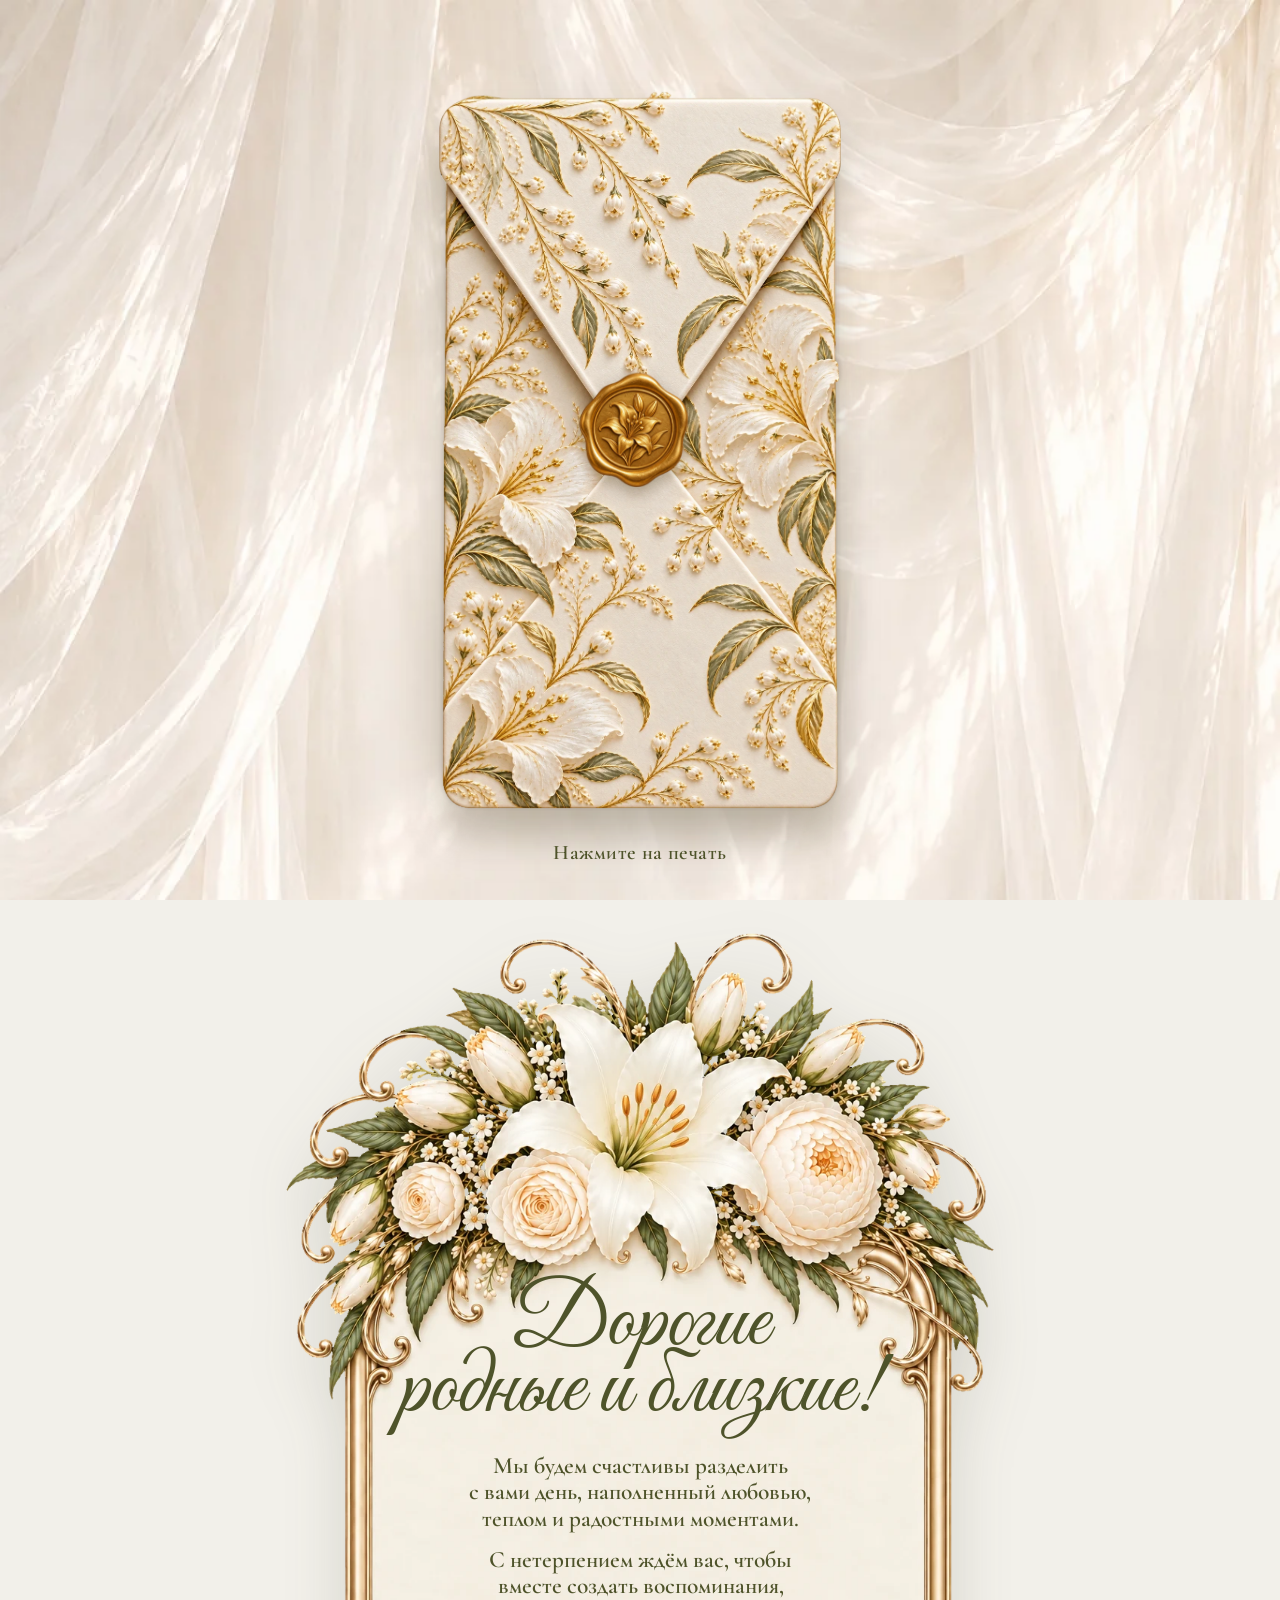
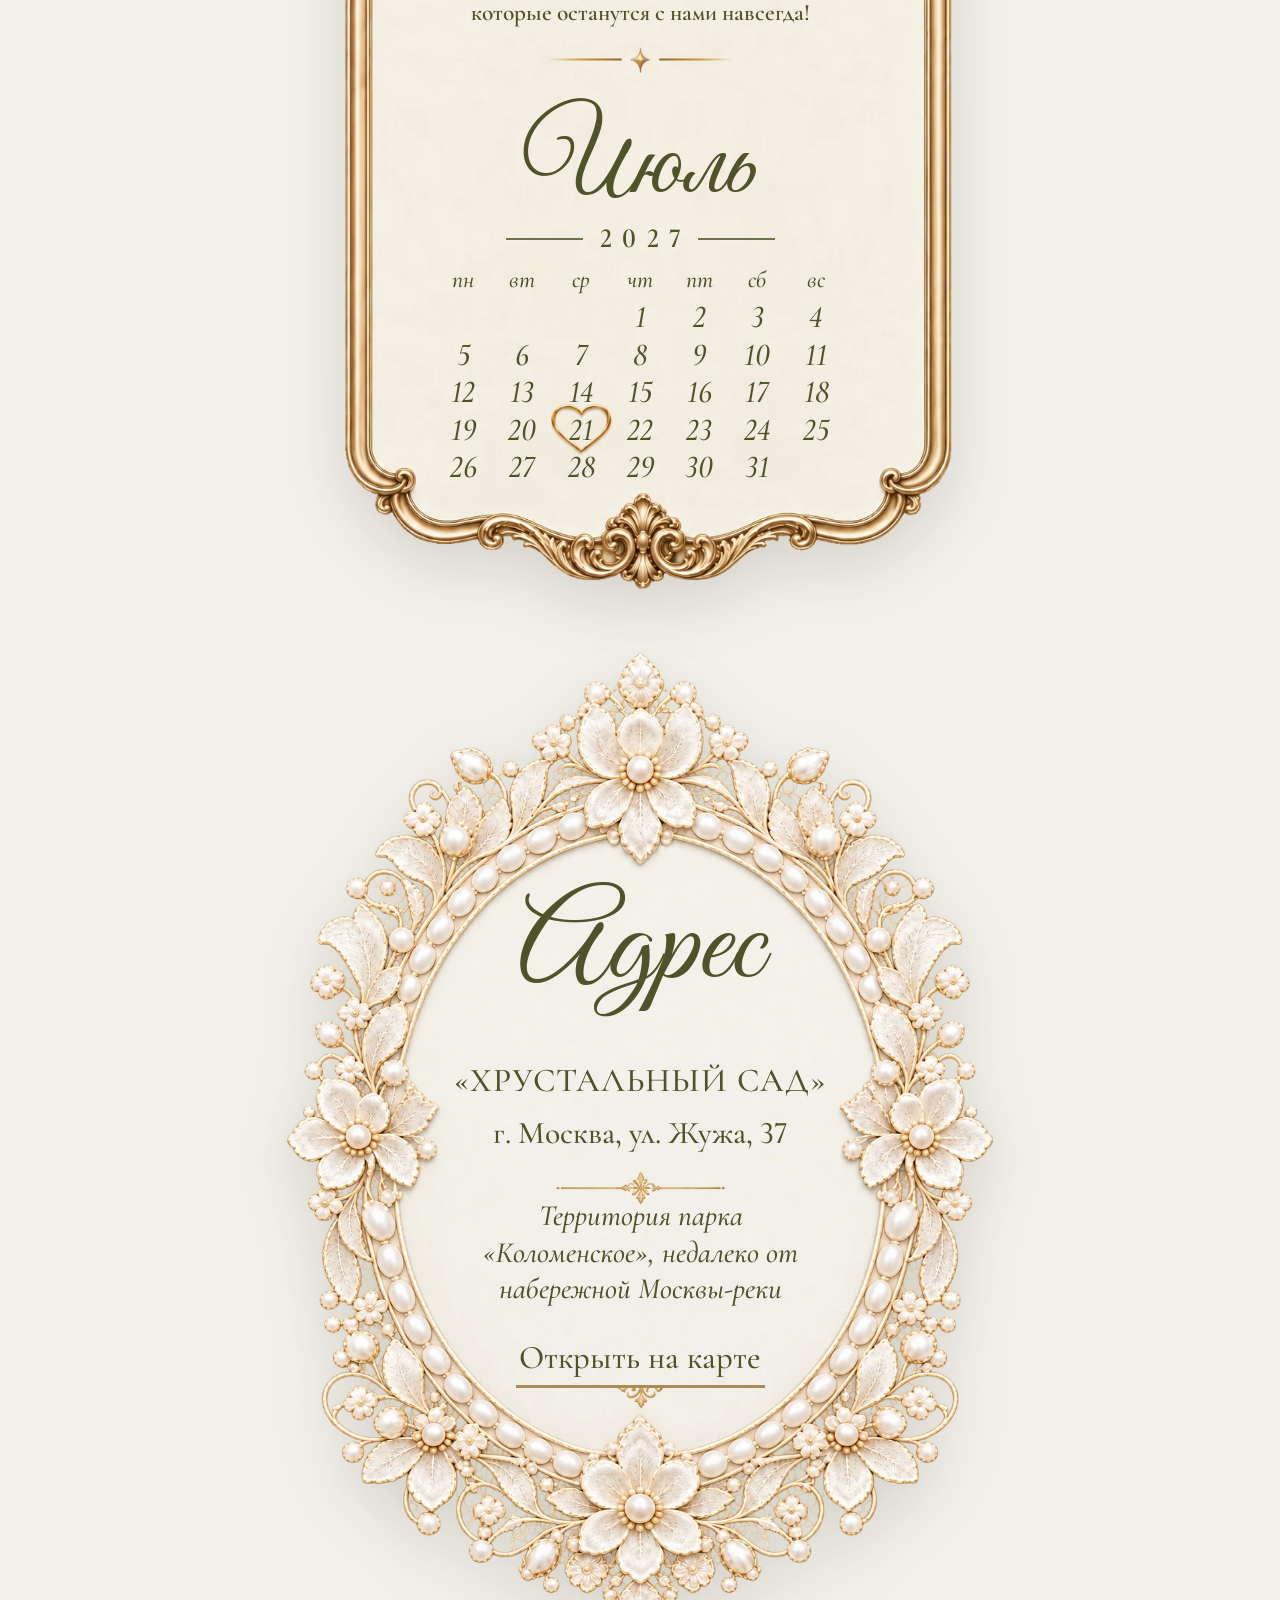
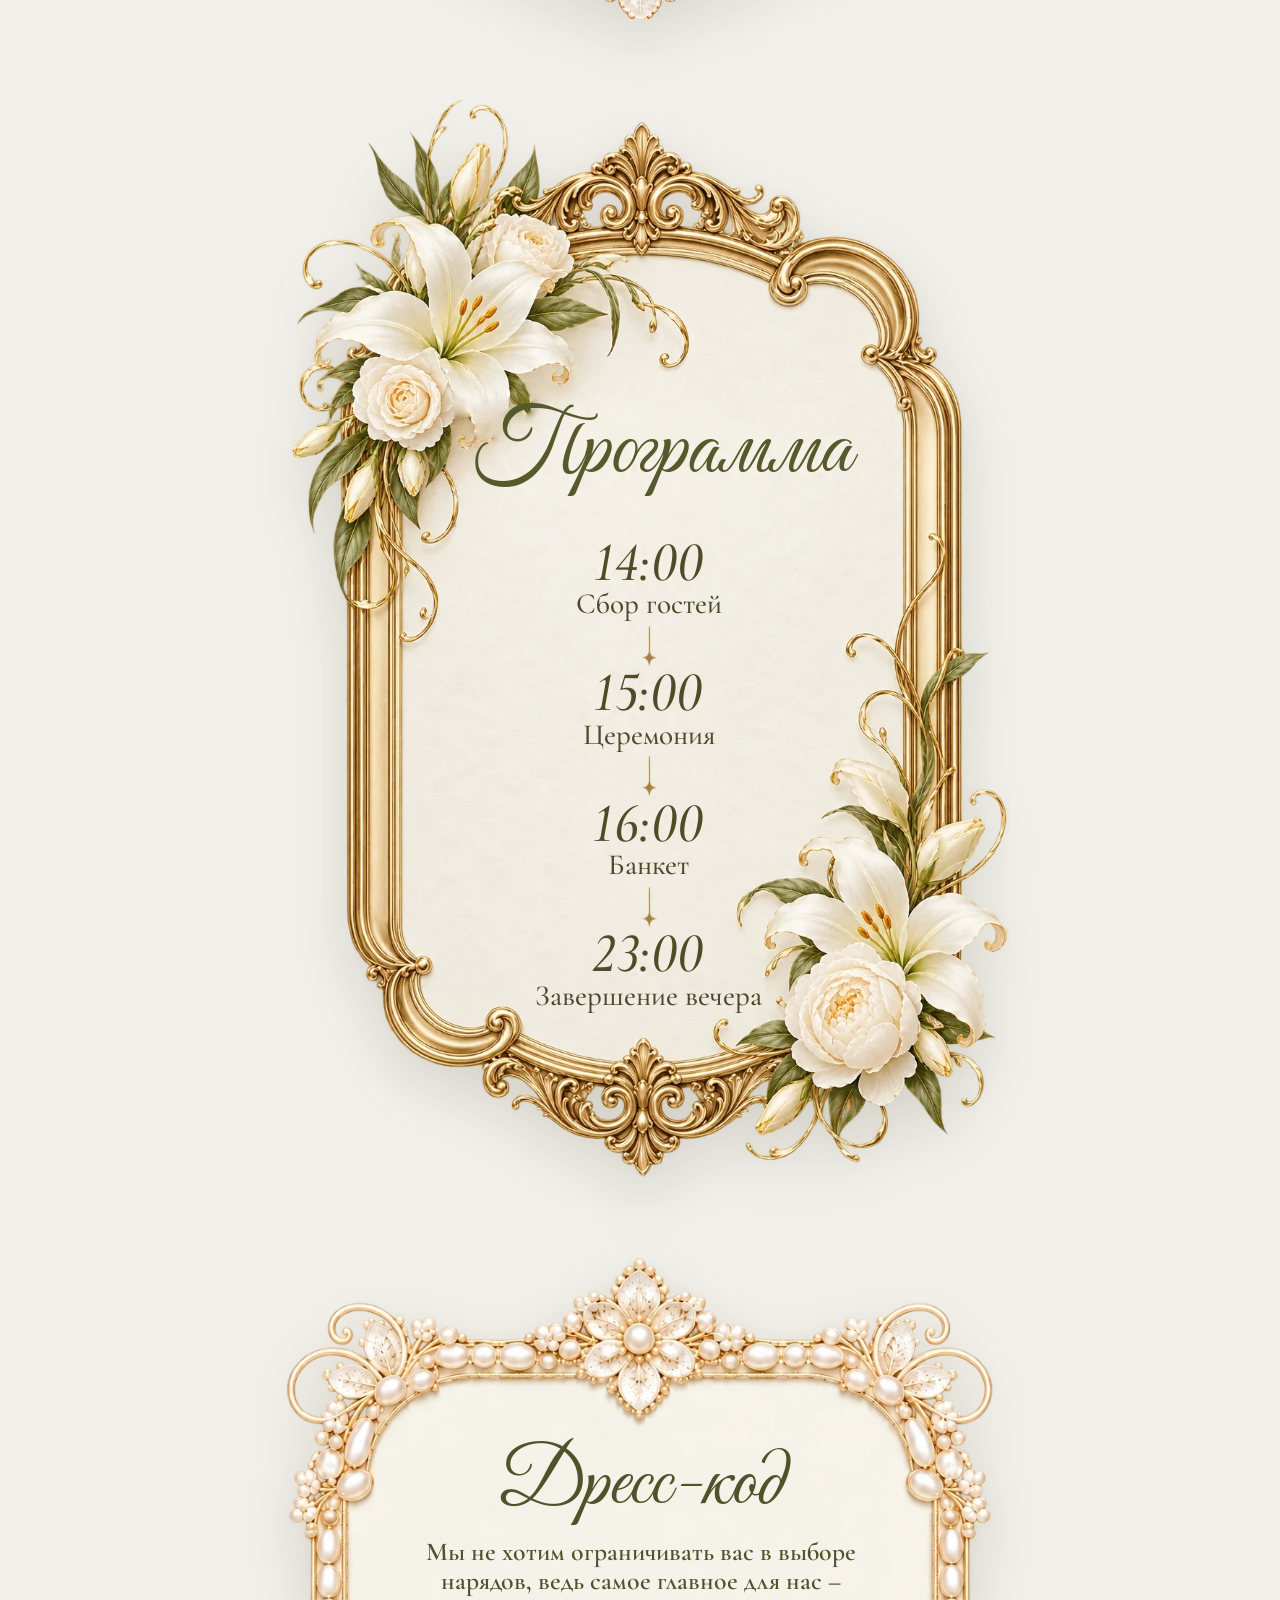
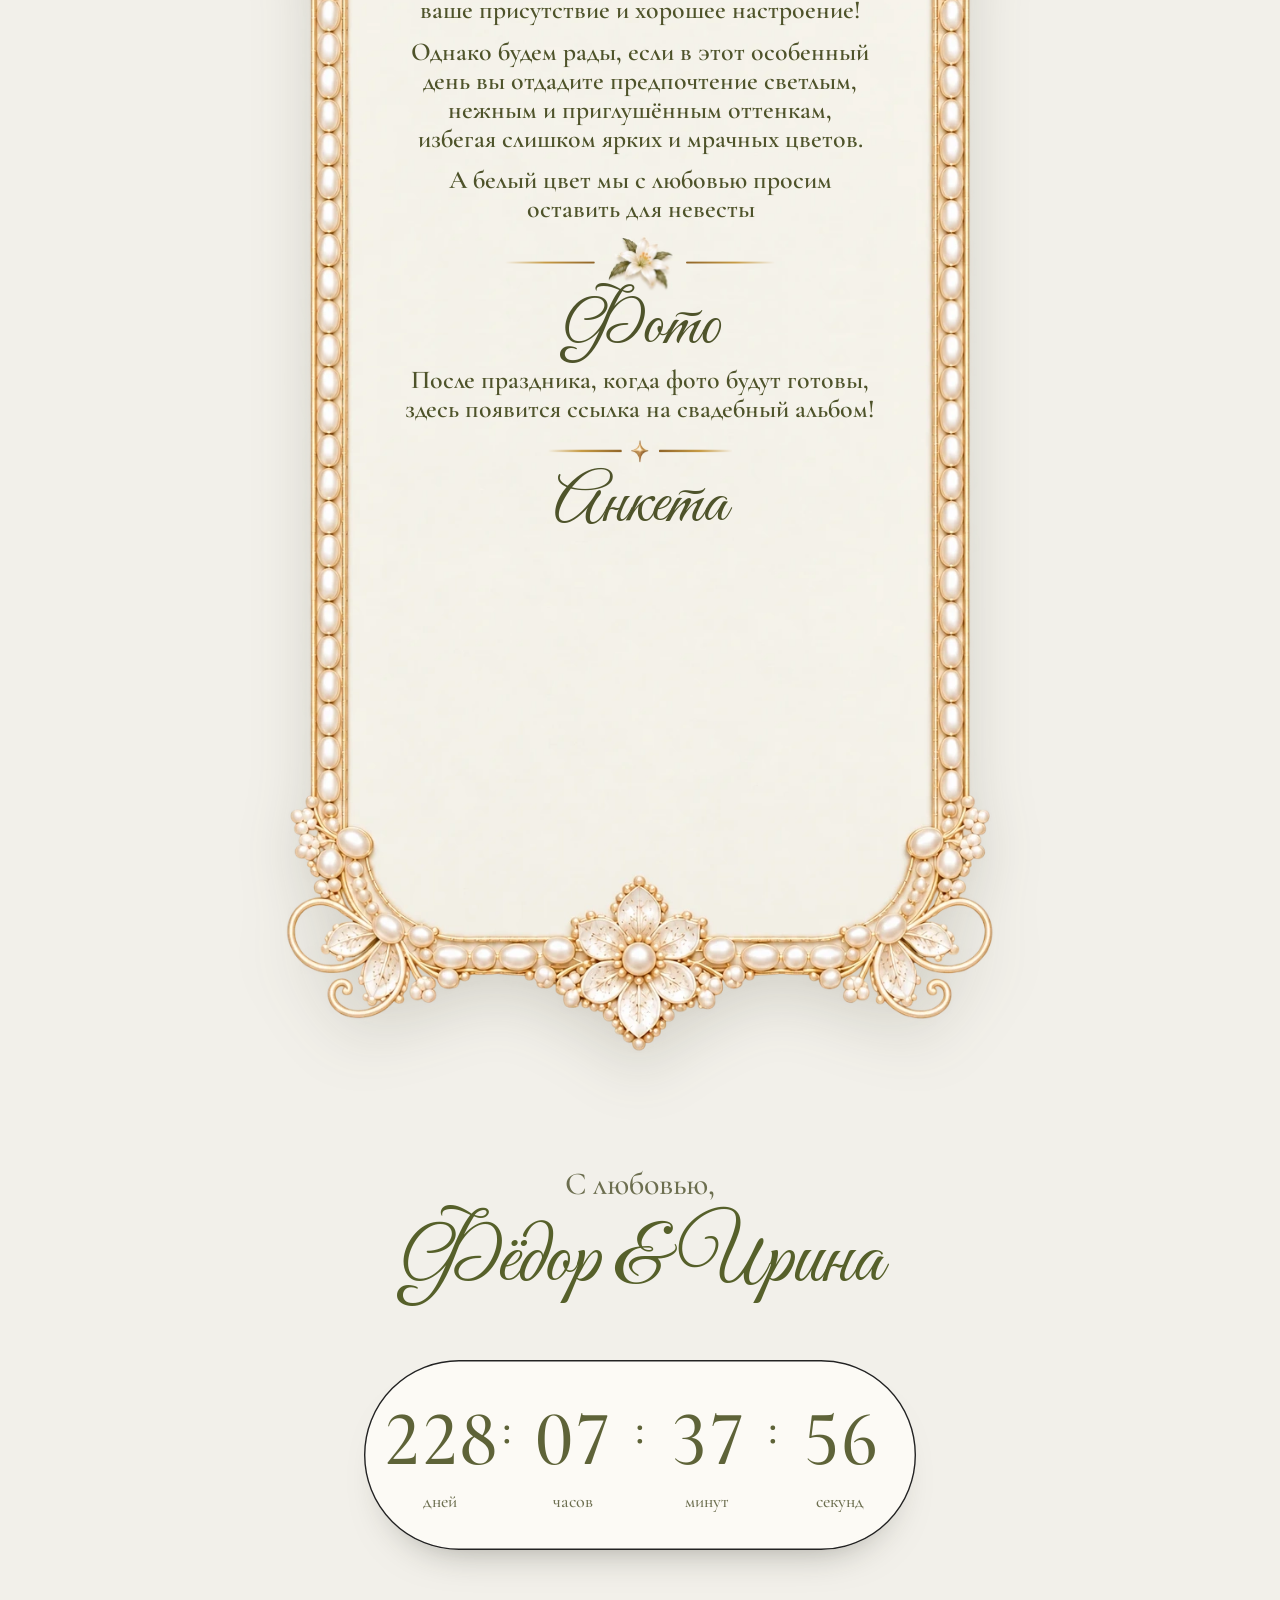
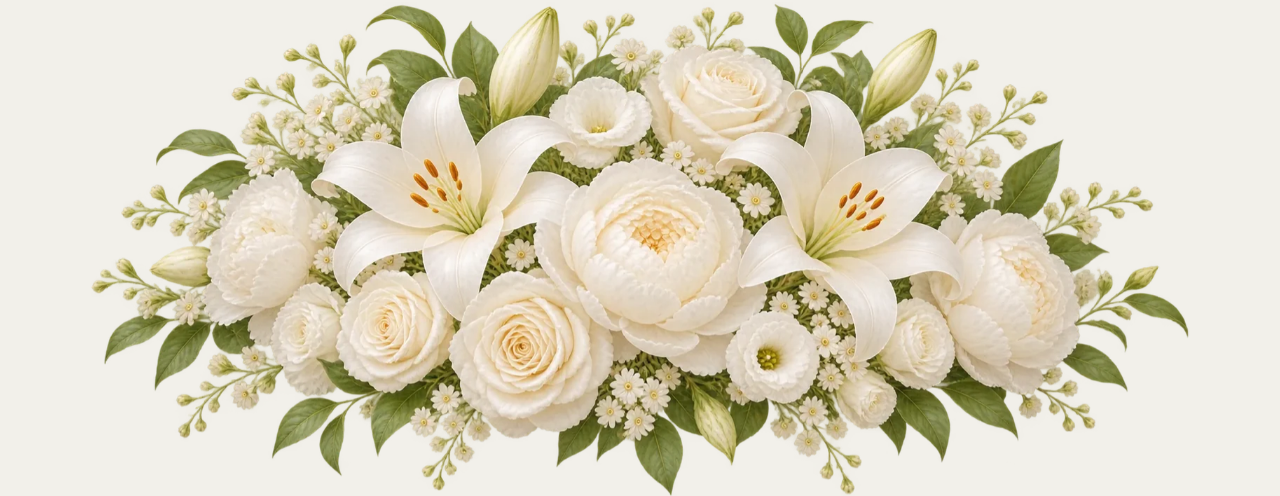
<file: index.html>
<!doctype html>
<html lang="ru" class="no-js">
<head>
  <meta charset="utf-8">
  <meta name="viewport" content="width=device-width, initial-scale=1, viewport-fit=cover">
  <title>Фёдор и Ирина – 21.07.2027</title>
  <meta name="description" content="Приглашение на свадьбу Фёдора и Ирины 21 июля 2027 года, «Хрустальный Сад», Москва">
  <meta property="og:title" content="Фёдор и Ирина – 21.07.2027">
  <meta property="og:description" content="Приглашаем вас на нашу свадьбу">
  <meta name="theme-color" content="#23270b">
  <link rel="preload" href="assets/envelope/body.jpg" as="image">
  <link rel="preload" href="assets/envelope/pocket.webp" as="image">
  <link rel="preload" href="assets/envelope/flap.webp" as="image">
  <link rel="preload" href="assets/envelope/seal.webp" as="image">
  <link rel="preload" href="assets/img/hero-bg.jpg" as="image" media="(max-aspect-ratio: 7/10)">
  <link rel="preload" as="image" imagesrcset="assets/img/hero-wide.jpg 1920w, assets/img/hero-wide-2880.jpg 2880w" imagesizes="(min-aspect-ratio: 16/9) 100vw, 178vh" media="(min-aspect-ratio: 7/10)">
  <link rel="preload" href="assets/img/hero-heart.webp" as="image">
  <link rel="preload" href="assets/fonts/cormorant-cyr.woff2" as="font" type="font/woff2" crossorigin>
  <link rel="preload" href="assets/fonts/greatvibes-cyr.woff2" as="font" type="font/woff2" crossorigin>
  <link rel="stylesheet" href="style.css">
  <script>document.documentElement.className = "js";</script>
</head>
<body>

  <!-- фон: одна штора, медленно едет при прокрутке -->
  <div class="backdrop" aria-hidden="true"><img src="assets/img/bg-sections.webp" alt="" width="1024" height="1536" decoding="async"></div>

  <!-- ============ ЛИЦО ОТКРЫТКИ: КОНВЕРТ – присланная анимация открытия (Lottie) ============ -->
  <div class="intro" id="intro">
    <div class="intro__box">
      <div class="intro__anim" id="intro-anim" aria-hidden="true"></div>
      <!-- печать нарисована в анимации; кнопка – прозрачная, точно над ней -->
      <button class="seal" id="intro-open" type="button" aria-label="Открыть приглашение"></button>
      <p class="hint intro__hint" aria-hidden="true">Нажмите на печать</p>
    </div>
  </div>

  <!-- ============ ОБЛОЖКА: присланное фото слоями – фон, сердце, имена и дата ============ -->
  <!-- широкие экраны (1920 × 1080 и любые альбомные) – та же сцена, продолженная вправо и влево;
       узкие – присланное фото целиком, по бокам продолженное тем же фоном (без размытия). Сердце проявляется,
       как рамки ниже, имена пишутся пером. Вместе слои дают ровно присланное фото. -->
  <header class="hero" id="top">
    <div class="hero__scene" aria-hidden="true">
      <picture>
        <source media="(min-aspect-ratio: 7/10)" srcset="assets/img/hero-wide.jpg 1920w, assets/img/hero-wide-2880.jpg 2880w" sizes="(min-aspect-ratio: 16/9) 100vw, 178vh" width="1920" height="1080">
        <img class="hero__photo" src="assets/img/hero-bg.jpg" alt="" width="1500" height="1999" decoding="async">
      </picture>
      <div class="hero__frame">
        <div class="hero__heart">
          <img class="hero__heart-img" src="assets/img/hero-heart.webp" alt="" width="1060" height="954" decoding="async">
          <img class="hero__name hero__name--1" src="assets/img/hero-name-1.webp" alt="" width="481" height="170" decoding="async">
          <img class="hero__name hero__name--2" src="assets/img/hero-name-2.webp" alt="" width="360" height="161" decoding="async">
          <img class="hero__date" src="assets/img/hero-date.webp" alt="" width="240" height="42" decoding="async">
        </div>
      </div>
    </div>
    <h1 class="sr-only">Фёдор и Ирина – 21.07.2027</h1>
  </header>
  <!-- под сердцем, внизу обложки: стрелка «Листайте» (вне .hero – низ обложки растворяется маской) -->
  <div class="hint scroll-cue" aria-hidden="true">
    <svg class="scroll-cue__arrow" viewBox="0 0 20 36"><path d="M10 2v31M3 26l7 7 7-7"/></svg>
    <span>Листайте</span>
  </div>

  <main>
    <!-- ============ ПРИГЛАШЕНИЕ И КАЛЕНДАРЬ: присланная «Рамка 1» – фон, текст и календарь живые ============ -->
    <section class="sec sec--invite" id="invite">
      <div class="col">
        <div class="panel panel--invite" data-reveal="frame">
          <div class="panel__body">
            <h2 class="title" data-write>Дорогие<br> родные и&nbsp;близкие!</h2>
            <p class="text" data-reveal>Мы будем счастливы разделить<br class="br"> с вами день, наполненный любовью,<br class="br"> теплом и радостными моментами.</p>
            <p class="text" data-reveal>С нетерпением ждём вас, чтобы<br class="br"> вместе создать воспоминания,<br class="br"> которые останутся с нами навсегда!</p>
            <i class="divider" data-inview aria-hidden="true"><b></b></i>
            <h3 class="title title--month" data-write>Июль</h3>
            <p class="year" data-reveal><span>2027</span></p>
            <div class="cal" data-inview aria-hidden="true">
              <i>пн</i><i>вт</i><i>ср</i><i>чт</i><i>пт</i><i>сб</i><i>вс</i>
              <span></span><span></span><span></span><span class="cal__day">1</span><span class="cal__day">2</span><span class="cal__day">3</span><span class="cal__day">4</span>
              <span class="cal__day">5</span><span class="cal__day">6</span><span class="cal__day">7</span><span class="cal__day">8</span><span class="cal__day">9</span><span class="cal__day">10</span><span class="cal__day">11</span>
              <span class="cal__day">12</span><span class="cal__day">13</span><span class="cal__day">14</span><span class="cal__day">15</span><span class="cal__day">16</span><span class="cal__day">17</span><span class="cal__day">18</span>
              <span class="cal__day">19</span><span class="cal__day">20</span><span class="cal__day cal__day--heart">21</span><span class="cal__day">22</span><span class="cal__day">23</span><span class="cal__day">24</span><span class="cal__day">25</span>
              <span class="cal__day">26</span><span class="cal__day">27</span><span class="cal__day">28</span><span class="cal__day">29</span><span class="cal__day">30</span><span class="cal__day">31</span>
            </div>
            <p class="sr-only">День свадьбы – среда, 21 июля 2027 года.</p>
          </div>
        </div>
      </div>
    </section>

    <!-- ============ АДРЕС: присланная жемчужная рамка – фон, текст живой ============ -->
    <section class="sec sec--place" id="place">
      <div class="col">
        <div class="oval" data-reveal="frame">
          <img class="oval__img" src="assets/img/frame-place.webp" alt="" width="1060" height="1445" loading="lazy" decoding="async">
          <div class="oval__text">
            <h2 class="title" data-write>Адрес</h2>
            <i class="rule" data-inview aria-hidden="true"></i>
            <p class="venue" data-reveal>«Хрустальный Сад»</p>
            <p class="text" data-reveal>г. Москва, ул. Жужа, 37</p>
            <i class="rule rule--short" data-inview aria-hidden="true"></i>
            <p class="text text--note" data-reveal>Территория парка<br> «Коломенское», недалеко от<br> набережной Москвы-реки</p>
            <a class="link" data-reveal href="https://yandex.ru/maps/?text=%D0%9C%D0%BE%D1%81%D0%BA%D0%B2%D0%B0%2C%20%D1%83%D0%BB%D0%B8%D1%86%D0%B0%20%D0%96%D1%83%D0%B6%D0%B0%2C%2037" target="_blank" rel="noopener">Открыть на карте</a>
          </div>
        </div>
      </div>
    </section>

    <!-- ============ ПРОГРАММА ============ -->
    <section class="sec sec--program" id="program">
      <div class="col">
        <div class="frame" data-reveal="frame">
          <img class="frame__img" src="assets/img/frame-program.webp" alt="" width="1024" height="1536" loading="lazy" decoding="async">
          <div class="frame__card">
            <h2 class="title" data-write>Программа</h2>
            <ol class="prog" data-inview>
              <li><time>14:00</time><span>Сбор гостей</span></li>
              <li><time>15:00</time><span>Церемония</span></li>
              <li><time>16:00</time><span>Банкет</span></li>
              <li><time>23:00</time><span>Завершение вечера</span></li>
            </ol>
          </div>
        </div>
      </div>
    </section>

    <!-- ============ ДРЕСС-КОД · ФОТО · АНКЕТА: присланная жемчужная рамка как есть – фон, текст и анкета живые ============ -->
    <section class="sec sec--panel" id="dress">
      <div class="col">
        <div class="panel panel--dress" data-reveal="frame">
          <div class="panel__body">
            <h2 class="title title--dress" data-write>Дресс-код</h2>
            <p class="text" data-reveal>Мы не хотим ограничивать вас в выборе<br class="br"> нарядов, ведь самое главное для нас –<br class="br"> ваше присутствие и хорошее настроение!</p>
            <p class="text" data-reveal>Однако будем рады, если в этот особенный<br class="br"> день вы отдадите предпочтение светлым,<br class="br"> нежным и приглушённым оттенкам,<br class="br"> избегая слишком ярких и мрачных цветов.</p>
            <p class="text" data-reveal>А белый цвет мы с любовью просим<br class="br"> оставить для невесты</p>
            <i class="divider divider--lily" data-inview aria-hidden="true"><b></b></i>
            <h2 class="title" id="photo" data-write>Фото</h2>
            <p class="text" data-reveal>После праздника, когда фото будут готовы,<br class="br"> здесь появится ссылка на свадебный альбом!</p>
            <i class="divider" data-inview aria-hidden="true"><b></b></i>
            <h2 class="title" id="rsvp" data-write>Анкета</h2>
            <p class="text" data-reveal>Пожалуйста, подтвердите присутствие<br class="br"> до 1 июня 2027 года, чтобы мы смогли<br class="br"> спланировать всё наилучшим образом!</p>
            <form class="rsvp" id="rsvp-form"
                  action="https://docs.google.com/forms/d/e/1FAIpQLSe4BrtPvw5_LbyWcVfD28BD3UFVkCT_nhqsxXx3hOm8lzBYHQ/formResponse"
                  method="post" target="_blank" novalidate>
              <label class="rsvp__label" for="rsvp-name" data-reveal>Имя и фамилия</label>
              <input class="rsvp__field" id="rsvp-name" type="text" name="entry.225506798" autocomplete="name" required data-reveal>
              <fieldset class="rsvp__choice" data-reveal>
                <legend class="rsvp__label">Сможете ли вы присутствовать на&nbsp;нашем празднике?</legend>
                <div class="rsvp__opts">
                  <label class="rsvp__opt"><input type="radio" name="entry.87327526" value="С радостью буду!" required><span>С радостью буду!</span></label>
                  <label class="rsvp__opt"><input type="radio" name="entry.87327526" value="К сожалению, не смогу"><span>К сожалению, не смогу</span></label>
                </div>
              </fieldset>
              <button class="rsvp__send" type="submit" data-reveal><span>Отправить</span></button>
            </form>
          </div>
        </div>
      </div>
    </section>
  </main>

  <!-- ============ АНКЕТА: «Спасибо!» или ошибка – в окне поверх страницы ============ -->
  <dialog class="ask" id="rsvp-ask" aria-labelledby="rsvp-done-title">
    <button class="ask__close" type="button" data-close aria-label="Закрыть">
      <svg viewBox="0 0 24 24" aria-hidden="true"><path d="M6 6l12 12M18 6L6 18"/></svg>
    </button>
    <div class="ask__step rsvp-done" id="rsvp-done" tabindex="-1">
      <img class="rsvp-done__heart" src="assets/img/heart-wreath.webp" alt="" aria-hidden="true" width="531" height="478" loading="lazy" decoding="async">
      <p class="title ask__title" id="rsvp-done-title">Спасибо!</p>
      <p class="text" id="rsvp-done-yes">Ваш ответ получен. До встречи на празднике!</p>
      <p class="text" id="rsvp-done-no" hidden>Ваш ответ получен. Жаль, что вы не сможете прийти – спасибо, что предупредили!</p>
      <button class="btn" type="button" data-close><span>Закрыть</span></button>
    </div>
    <div class="ask__step rsvp-fail" id="rsvp-fail" tabindex="-1" hidden>
      <p class="title ask__title" id="rsvp-fail-title">Не отправилось</p>
      <p class="text">Проверьте интернет и попробуйте ещё раз.</p>
      <button class="btn" type="button" data-close><span>Закрыть</span></button>
    </div>
  </dialog>

  <!-- ============ ФИНАЛ ============ -->
  <footer class="finale">
    <div class="col">
      <p class="finale__love" data-reveal>С любовью,</p>
      <p class="finale__names" data-write>Фёдор <i>&amp;</i> Ирина</p>
      <div class="countdown" id="countdown" data-inview aria-label="До свадьбы осталось">
        <svg class="countdown__line" aria-hidden="true" preserveAspectRatio="none"><rect pathLength="1"/></svg>
        <div><b data-unit="days">0</b><span data-label="days">дней</span></div>
        <em aria-hidden="true">:</em>
        <div><b data-unit="hours">00</b><span data-label="hours">часов</span></div>
        <em aria-hidden="true">:</em>
        <div><b data-unit="minutes">00</b><span data-label="minutes">минут</span></div>
        <em aria-hidden="true">:</em>
        <div><b data-unit="seconds">00</b><span data-label="seconds">секунд</span></div>
      </div>
    </div>
    <img class="finale__flowers" data-bloom src="assets/img/flowers-bottom.webp" alt="" aria-hidden="true" width="1570" height="706" loading="lazy" decoding="async">
  </footer>

  <!-- ============ МУЗЫКА ============ -->
  <!-- Положите трек в assets/music.mp3 – появится кнопка музыки -->
  <button class="music" id="music" type="button" aria-label="Музыка" aria-pressed="false" hidden>
    <svg class="music__on" viewBox="0 0 24 24" aria-hidden="true"><path d="M9 18V6l10-2v12" fill="none" stroke="currentColor" stroke-width="1.5" stroke-linejoin="round"/><circle cx="6.5" cy="18" r="2.5" fill="currentColor"/><circle cx="16.5" cy="16" r="2.5" fill="currentColor"/></svg>
    <svg class="music__off" viewBox="0 0 24 24" aria-hidden="true"><path d="M8 5v14M16 5v14" stroke="currentColor" stroke-width="2" stroke-linecap="round"/></svg>
  </button>
  <audio id="bg-music" src="assets/music.mp3" preload="none" loop></audio>

  <script src="assets/envelope/lottie_light.min.js"></script>
  <script src="assets/envelope/envelope.js"></script>
  <script src="script.js"></script>
</body>
</html>
</file>
<file: style.css>
/* =========================================================
   Свадебный сайт · Фёдор и Ирина · 21.07.2027
   Оливковый бархат, белое кружево, серебро и зелёные цветы
   ========================================================= */

@font-face { font-family: "Great Vibes"; src: url(assets/fonts/greatvibes-cyr.woff2) format("woff2"); font-display: swap; unicode-range: U+0301, U+0400-045F, U+0490-0491, U+04B0-04B1, U+2116; }
@font-face { font-family: "Great Vibes"; src: url(assets/fonts/greatvibes-lat.woff2) format("woff2"); font-display: swap; unicode-range: U+0000-00FF, U+0131, U+0152-0153, U+02BB-02BC, U+02C6, U+02DA, U+02DC, U+2000-206F, U+20AC, U+2122, U+2191, U+2193, U+2212, U+2215, U+FEFF, U+FFFD; }
@font-face { font-family: "Cormorant"; src: url(assets/fonts/cormorant-cyr.woff2) format("woff2"); font-weight: 300 700; font-display: swap; unicode-range: U+0301, U+0400-045F, U+0490-0491, U+04B0-04B1, U+2116; }
@font-face { font-family: "Cormorant"; src: url(assets/fonts/cormorant-lat.woff2) format("woff2"); font-weight: 300 700; font-display: swap; unicode-range: U+0000-00FF, U+0131, U+0152-0153, U+02BB-02BC, U+02C6, U+02DA, U+02DC, U+2000-206F, U+20AC, U+2122, U+2191, U+2193, U+2212, U+2215, U+FEFF, U+FFFD; }
@font-face { font-family: "Cormorant"; src: url(assets/fonts/cormorant-italic-cyr.woff2) format("woff2"); font-weight: 300 700; font-style: italic; font-display: swap; unicode-range: U+0301, U+0400-045F, U+0490-0491, U+04B0-04B1, U+2116; }
@font-face { font-family: "Cormorant"; src: url(assets/fonts/cormorant-italic-lat.woff2) format("woff2"); font-weight: 300 700; font-style: italic; font-display: swap; unicode-range: U+0000-00FF, U+0131, U+0152-0153, U+02BB-02BC, U+02C6, U+02DA, U+02DC, U+2000-206F, U+20AC, U+2122, U+2191, U+2193, U+2212, U+2215, U+FEFF, U+FFFD; }

:root {
  /* оформление */
  --olive: #56602a;          /* заголовки, имена */
  --olive-ink: #5e6338;      /* даты, время, цифры */
  --olive-btn: #727548;      /* кнопка */
  --olive-soft: #6c6e4f;     /* подписи (контраст ≥ 4,5:1 на светлом фоне) */
  --olive-text: #4e532a;     /* текст на рамках – как на образцах */
  --gold: #c79b45;           /* золотые акценты – как на образцах */
  --ink: #2a2924;            /* основной текст */
  --ink-soft: #66655d;       /* календарь, второстепенное */
  --paper: #fbf9f5;
  --paper-glass: rgba(252, 250, 246, .94);
  --card: #f8f7ee;
  --velvet: #1b1e06;

  --script: "Great Vibes", "Segoe Script", cursive;
  --serif: "Cormorant", "Cormorant Garamond", Georgia, "Times New Roman", serif;

  /* наибольшая ширина колонки контента; всё внутри масштабируется от её ширины */
  --col: 560px;

  /* кривые движения */
  --ease-out: cubic-bezier(.23, 1, .32, 1);
  --ease-out-soft: cubic-bezier(.16, 1, .3, 1);
  --ease-in-out: cubic-bezier(.77, 0, .175, 1);
  --ease-write: cubic-bezier(.65, 0, .35, 1);
  --ease-settle: cubic-bezier(.34, 1.36, .64, 1);

  --noise: url("data:image/svg+xml,%3Csvg xmlns='http://www.w3.org/2000/svg' width='160' height='160'%3E%3Cfilter id='n'%3E%3CfeTurbulence type='fractalNoise' baseFrequency='.9' numOctaves='2' stitchTiles='stitch'/%3E%3CfeColorMatrix values='0 0 0 0 .42 0 0 0 0 .42 0 0 0 0 .36 0 0 0 .05 0'/%3E%3C/filter%3E%3Crect width='100%25' height='100%25' filter='url(%23n)'/%3E%3C/svg%3E");
}
@media (min-width: 1200px) { :root { --col: 600px; } }
@media (min-width: 1700px) { :root { --col: 660px; } }

*, *::before, *::after { box-sizing: border-box; }
html { -webkit-text-size-adjust: 100%; text-size-adjust: 100%; scroll-behavior: smooth; background: #f2f0ea; }
html.is-locked, html.is-locked body, html:has(.ask[open]) { overflow: hidden; }
body {
  margin: 0;
  min-width: 300px;
  background: none;   /* фон – штора в .backdrop */
  color: var(--ink);
  font-family: var(--serif);
  font-weight: 500;
  font-size: 18px;
  line-height: 1.45;
  font-variant-numeric: lining-nums;
  text-align: center;
  -webkit-font-smoothing: antialiased;
  overflow-x: hidden;
  overflow-x: clip;
}
img { display: block; max-width: 100%; height: auto; }
a { color: inherit; }
button, input { font: inherit; color: inherit; }
h1, h2, h3, p { margin: 0; }

.col { position: relative; inline-size: min(100%, var(--col)); margin-inline: auto; container-type: inline-size; }

/* только для экранных дикторов и поисковиков: текст, нарисованный на картинках */
.sr-only {
  position: absolute !important;
  inline-size: 1px;
  block-size: 1px;
  margin: -1px;
  padding: 0;
  overflow: hidden;
  clip-path: inset(50%);
  white-space: nowrap;
  border: 0;
}

/* ---------- Типографика ---------- */
.title {
  font-family: var(--script);
  font-weight: 400;
  font-size: 12.4cqi;
  line-height: 1.04;
  color: var(--olive);
}
.text {
  max-width: 34em;
  margin: 1.1em auto 0;
  font-size: clamp(16px, 4.6cqi, 22px);
  line-height: 1.42;
  text-wrap: balance;
}
.title + .text { margin-top: .85em; }

/* =========================================================
   Лицо открытки: присланная анимация открытия конверта (Lottie, assets/envelope; запуск – в script.js).
   Кадр анимации 1080 × 1920 виден целиком: по высоте экрана, но не шире экрана там, где нужно, –
   письмо в конце занимает ≈ 990 из 1080 пикселей кадра и не обрезается. Вокруг – та же штора, что у сайта;
   пока письмо растворяется, растворяется и штора – под ними обложка.
   ========================================================= */
.intro { display: none; padding: 0; }
.js .intro {
  position: fixed;
  inset: 0;
  z-index: 100;
  display: block;
  overflow: hidden;
  touch-action: none;
  cursor: pointer;
  -webkit-tap-highlight-color: transparent;
}
.intro::before {
  content: "";
  position: absolute;
  inset: 0;
  background: #efe9df url(assets/img/bg-sections.webp) 50% 0 / cover no-repeat;
  transition: opacity .9s ease-in-out;
}
.intro.is-leaving { pointer-events: none; }
.intro.is-leaving::before { opacity: 0; }
.intro__box {
  --u: min(100vh / 1920, 100vw / 990);   /* один пиксель кадра анимации */
  position: absolute;
  top: 50%;
  left: 50%;
  inline-size: calc(1080 * var(--u));
  block-size: calc(1920 * var(--u));
  translate: -50% -50%;
}
@supports (height: 100svh) { .intro__box { --u: min(100svh / 1920, 100vw / 990); } }
.intro__anim { position: absolute; inset: 0; }
.intro__anim svg { display: block; }

/* печать: кнопка – прозрачная, точно над печатью в первом кадре анимации */
.seal {
  position: absolute;
  left: 48.8%;
  top: 48.5%;
  inline-size: 27.5%;
  aspect-ratio: 297 / 308;
  padding: 0;
  border: 0;
  border-radius: 50%;
  background: none;
  translate: -50% -50%;
  cursor: pointer;
  -webkit-tap-highlight-color: transparent;
}
.seal:focus-visible { outline: 2px solid #8a6a1f; outline-offset: 6px; }
.intro.is-open .seal { visibility: hidden; }

/* появление: только прозрачность – без масштаба и размытия */
.js .intro .intro__box { opacity: 0; }
.intro.is-ready .intro__box { opacity: 1; transition: opacity .9s ease; }

/* подсказки «Нажмите на печать» и «Листайте»: цвет текста страницы, только плавное появление */
.hint {
  font-weight: 600;
  font-size: clamp(16px, 2.3vh, 24px);
  line-height: 1.2;
  letter-spacing: .02em;
  color: var(--olive-text);
  white-space: nowrap;
  pointer-events: none;
}
@supports (height: 100svh) { .hint { font-size: clamp(16px, 2.3svh, 24px); } }
.js .hint { opacity: 0; }
/* под конвертом: низ конверта в кадре анимации – 1719 из 1920 */
.intro__hint { position: absolute; inset-inline: 0; inset-block-start: 94.8%; translate: 0 -50%; }
.intro.is-ready .intro__hint { opacity: 1; transition: opacity 1s ease .9s; }
.intro.is-open .intro__hint { opacity: 0; transition: opacity .5s ease; }

/* =========================================================
   Обложка: присланное фото слоями – фон без сердца, сердце, имена и дата.
   Сцена – кадр картинки фона, растянутый как cover (широкие экраны: сцена 1920 × 1080, продолженная вправо и влево)
   или по высоте обложки (узкие: фото 1124 × 1999, продолженное вправо и влево тем же фоном до 1500 × 1999 –
   без размытых полей). На экранах выше фото обложка ровно по высоте фото: сверху и снизу нет пустых полос.
   .hero__frame – место присланного фото в сцене; сердце и надписи – в процентах от него.
   ========================================================= */
.hero {
  position: relative;
  block-size: min(100vh, 100vw * 1999 / 1124);
  block-size: min(100svh, 100vw * 1999 / 1124);
  overflow: hidden;
  isolation: isolate;
  background: #ece6dc;
  /* книзу обложка растворяется в общем фоне страницы */
  -webkit-mask-image: linear-gradient(#000 94%, transparent);
  mask-image: linear-gradient(#000 94%, transparent);
}
.hero__scene {
  position: absolute;
  inset-block-start: 50%;
  inset-inline-start: 50%;
  inline-size: max(100vw, min(100vh * 1500 / 1999, 100vw * 1500 / 1124));   /* высота – как у обложки, но не уже экрана */
  aspect-ratio: 1500 / 1999;
  translate: -50% -50%;
}
@supports (height: 100svh) { .hero__scene { inline-size: max(100vw, min(100svh * 1500 / 1999, 100vw * 1500 / 1124)); } }
.hero__photo { inline-size: 100%; block-size: 100%; max-inline-size: none; }
.hero__frame { position: absolute; inset-inline-start: 12.533%; inset-block-start: 0; inline-size: 74.933%; block-size: 100%; }
.hero__heart { position: absolute; inset-inline-start: 2.669%; inset-block-start: 20.31%; inline-size: 94.306%; }
.hero__heart-img { inline-size: 100%; }
.hero__name, .hero__date { position: absolute; max-inline-size: none; }
.hero__name--1 { inset-inline-start: 27.925%; inset-block-start: 29.455%; inline-size: 45.377%; }
.hero__name--2 { inset-inline-start: 38.208%; inset-block-start: 44.025%; inline-size: 33.962%; }
.hero__date { inset-inline-start: 38.585%; inset-block-start: 63.103%; inline-size: 22.642%; }
/* широкие экраны: сцена 1920 × 1080 на весь экран (cover), фото – в её середине */
@media (min-aspect-ratio: 7 / 10) {
  .hero { block-size: 100vh; block-size: 100svh; }
  .hero__scene { inline-size: max(100vw, 100vh * 1920 / 1080); aspect-ratio: 1920 / 1080; }
  .hero__frame { inset-inline-start: 31.701%; inset-block-start: -1.852%; inline-size: 36.597%; block-size: 115.741%; }
}
@supports (height: 100svh) { @media (min-aspect-ratio: 7 / 10) { .hero__scene { inline-size: max(100vw, 100svh * 1920 / 1080); } } }

/* после открытия конверта: фон проявляется, сердце поднимается, как рамки ниже, имена пишутся пером, затем дата */
.js .hero__photo { opacity: 0; scale: 1.03; }
.is-opened .hero__photo { opacity: 1; scale: 1; transition: opacity 1.4s ease .25s, scale 2.6s var(--ease-out-soft) .25s; }
.js .hero__heart { opacity: 0; translate: 0 30px; scale: .94; }
.is-opened .hero__heart { opacity: 1; translate: 0 0; scale: 1; transition: opacity 1.3s ease .5s, translate 1.8s var(--ease-out-soft) .5s, scale 1.8s var(--ease-out-soft) .5s; }
.js .hero__name { clip-path: inset(-35% 104% -35% -8%); opacity: .2; }
.is-opened .hero__name { clip-path: inset(-35% -8% -35% -8%); opacity: 1; transition: clip-path 1.6s var(--ease-write) 1.3s, opacity .5s ease 1.3s; }
.is-opened .hero__name--2 { transition-delay: 2.3s; }
.js .hero__date { opacity: 0; translate: 0 22px; filter: blur(5px); }
.is-opened .hero__date { opacity: 1; translate: 0 0; filter: blur(0); transition: opacity 1s ease 3.3s, translate 1.2s var(--ease-out) 3.3s, filter 1s var(--ease-out) 3.3s; }

/* «Листайте»: под сердцем, у нижнего края обложки (её высота – как у .hero); проявляется сразу после открытия конверта */
.scroll-cue {
  --hero-h: min(100vh, 100vw * 1999 / 1124);
  position: absolute;
  inset-block-start: var(--hero-h);
  inset-inline: 0;
  display: flex;
  flex-direction: column;
  align-items: center;
  gap: .1em;
  translate: 0 calc(-100% - clamp(6px, 2.4vh, 28px));
}
@supports (height: 100svh) { .scroll-cue { --hero-h: min(100svh, 100vw * 1999 / 1124); translate: 0 calc(-100% - clamp(6px, 2.4svh, 28px)); } }
@media (min-aspect-ratio: 7 / 10) { .scroll-cue { --hero-h: 100vh; } }
@supports (height: 100svh) { @media (min-aspect-ratio: 7 / 10) { .scroll-cue { --hero-h: 100svh; } } }
.scroll-cue__arrow { inline-size: .9em; block-size: 1.6em; fill: none; stroke: currentColor; stroke-width: 1.5; stroke-linecap: round; stroke-linejoin: round; }
.is-opened .scroll-cue { opacity: 1; transition: opacity 1s ease .5s; }

/* =========================================================
   Секции: одна колонка по центру на любом экране
   ========================================================= */
main {
  display: grid;
  grid-template-columns: minmax(0, 1fr);
}
.sec {
  display: grid;
  justify-items: center;
  padding-block: clamp(36px, 7vw, 96px);
}
.sec--invite { padding-block-start: clamp(30px, 6vw, 80px); }
.sec--place { padding-block-end: clamp(48px, 9vw, 120px); }

/* ---------- Рамки из присланных картинок: картинка – фон, текст – на сайте ---------- */
/* рамки крупнее: колонка шире, чем у финала */
.sec--invite .col, .sec--place .col, .sec--program .col, .sec--panel .col { --col: 740px; }
.oval, .frame { position: relative; inline-size: 96cqi; margin-inline: auto; container-type: inline-size; }
.oval__img, .frame__img { inline-size: 100%; filter: drop-shadow(0 22px 30px rgba(60, 62, 40, .16)); }

/* «Программа»: в кадре вокруг рамы больше пустого поля – картинка шире, чтобы золотая рама была
   той же ширины, что у «Приглашения» и «Дресс-кода» (≈ 83 % против 85–87 %) */
@container (min-width: 600px) { .frame { inline-size: 100cqi; } }

/* Широкие экраны (1920 × 1080, ноутбуки): секция не ниже экрана, рамка по центру */
@media (min-aspect-ratio: 1 / 1) and (min-height: 600px) {
  .sec, .sec--invite, .sec--place {
    min-block-size: 100vh;
    min-block-size: 100svh;
    align-content: center;
    padding-block: 3.5vh;
    padding-block: 3.5svh;
  }
}

/* ---------- Рамки-подложки: «Приглашение» и «Дресс-код» ----------
   «Приглашение» растёт под текст: border-image – верх и низ как на картинке, полоса с ровными планками между ними
   тянется по высоте, когда текст длиннее (на телефоне шрифт не мельче 15 px). «Дресс-код» удлиняется целыми
   жемчужинами: полоса в одну жемчужину посередине боков повторяется (round), сами жемчужины не тянутся.
   Размеры – от ширины рамки (cqi); --cut-t / --cut-b – высота верха и низа в пикселях картинки,
   --cut-x – ширина боков, --pad – поле для текста. */
.panel {
  position: relative;
  isolation: isolate;
  inline-size: 96cqi;
  margin-inline: auto;
  container-type: inline-size;
  color: var(--olive-text);
}
.panel::before {
  content: "";
  position: absolute;
  inset: 0;
  z-index: -1;
  border: 0 solid transparent;
  border-image-source: var(--frame);
  border-image-slice: var(--cut-t) var(--cut-x, 0) var(--cut-b) fill;
  border-image-width: calc(100cqi * var(--cut-t) / var(--frame-w)) calc(100cqi * var(--cut-x, 0) / var(--frame-w)) calc(100cqi * var(--cut-b) / var(--frame-w));
  border-image-repeat: var(--repeat, stretch);
  filter: drop-shadow(0 22px 30px rgba(60, 62, 40, .16));
}
/* «Дресс-код»: присланная рамка в её пропорциях, удлинённая на столько целых жемчужин (39 px картинки),
   сколько ближе всего к прибавке крупного текста: 14 строк текста (высота строки 1,12), 2 подписи анкеты (1,15)
   и строка вариантов (1,45, не ниже 4,5 cqi) – поля вокруг текста остаются как на образце; текст – по центру поля */
.panel--dress .panel__body {
  --grow: calc(15.68 * (var(--fs-text) - 2.65cqi) + 2.3 * (var(--fs-label) - 2.6cqi) + max(0px, 1.45 * var(--fs-opt) - 4.5cqi));
  block-size: calc(100cqi * 1486 / 835 + var(--grow));
  justify-content: center;
}
@supports (block-size: round(nearest, 1px, 1px)) {
  .panel--dress .panel__body { block-size: calc(100cqi * 1486 / 835 + round(nearest, var(--grow), 100cqi * 39 / 835)); }
}
.panel__body {
  display: flex;
  flex-direction: column;
  align-items: center;
  min-block-size: calc(100cqi * var(--frame-h) / var(--frame-w));
  padding: var(--pad);
}
.panel--invite { --frame: url(assets/img/frame-invite.webp); --frame-w: 942; --frame-h: 1533; --cut-t: 1020; --cut-b: 423; --pad: 50.5cqi 13cqi 14.5cqi; }
.panel--dress { --frame: url(assets/img/frame-dress.webp); --frame-w: 835; --frame-h: 1486; --cut-t: 718; --cut-b: 729; --cut-x: 120; --repeat: stretch round; --pad: 24.4cqi 18cqi 25.6cqi;
  /* текст на 7 px крупнее образца; на узких экранах – не крупнее, чем помещается в поле рамки теми же строками
     (самая длинная строка – не шире 73 % рамки) */
  --fs-text: min(2.65cqi + 7px, 4cqi); --fs-label: min(2.6cqi + 7px, 3.37cqi); --fs-opt: min(2.65cqi + 7px, 3.45cqi); }   /* сверху и снизу – цветки рамки; по бокам поровну – всё по центру поля; повторяется полоса 718–757 px – от промежутка до промежутка между жемчужинами */

.panel .title { font-size: 11cqi; line-height: .95; color: inherit; }
.panel .text { max-width: none; margin: 2.2cqi 0 0; font-weight: 600; font-size: max(15px, 3.3cqi); line-height: 1.12; text-wrap: balance; }
.panel .br { display: none; }
/* шрифт уже не упирается в 15 px – строки как на образце */
@container (min-width: 520px) {
  .panel .br { display: inline; }
  .panel .text { text-wrap: nowrap; }
}

/* разделитель: золотые линии от звёздочки */
.divider {
  position: relative;
  display: block;
  flex: none;
  inline-size: var(--divider, 26cqi);
  block-size: 4.2cqi;
  margin: 2.6cqi 0 1.2cqi;
}
.divider::before, .divider::after {
  content: "";
  position: absolute;
  inset-block-start: 50%;
  inline-size: calc(50% - 2.6cqi);
  block-size: max(1px, .4cqi);
  translate: 0 -50%;
  border-radius: 1px;
}
.divider::before { inset-inline-start: 0; background: linear-gradient(90deg, rgba(199, 155, 69, 0), var(--gold) 45%, #8f6428); }
.divider::after { inset-inline-end: 0; background: linear-gradient(270deg, rgba(199, 155, 69, 0), var(--gold) 45%, #8f6428); }
.divider b { position: absolute; inset: 0; margin: auto; block-size: 100%; aspect-ratio: 34 / 40; background: url(assets/img/orn-sparkle.webp) 50% 50% / 100% 100% no-repeat; }

/* ---------- Приглашение: как на образце ---------- */
.panel--invite .title { font-size: 12.6cqi; line-height: .74; }
.panel--invite .title + .text { margin-top: 4.2cqi; }
/* от разделителя до «Июль» – на 3 % высоты экрана больше, чем на образце; рамка вытягивается здесь же –
   в полосе с ровными планками (её верх – 1020 px картинки, вровень с «Июль») */
.title--month { margin-top: calc(.6cqi + 3vh); font-size: 15cqi !important; line-height: 1 !important; }
@supports (height: 100svh) { .title--month { margin-top: calc(.6cqi + 3svh); } }
/* «Июль» – ровно посередине между линией со звёздочкой и линиями у года: от линии до верха букв
   (1,86 cqi + 3 % высоты экрана; росчерк «И» – на 0,136 em выше строки) столько же, сколько от низа букв
   до линий у года (низ букв – 0,207 em над низом строки «Июль», линии – посередине строки года) */
.year {
  display: flex;
  align-items: center;
  gap: 2.4cqi;
  margin-top: calc(3vh - 1.247cqi - max(15px, 3.9cqi) / 2);
  font-weight: 600;
  font-size: max(15px, 3.9cqi);
  line-height: 1;
  letter-spacing: .38em;
}
@supports (height: 100svh) { .year { margin-top: calc(3svh - 1.247cqi - max(15px, 3.9cqi) / 2); } }
.year span { margin-inline-end: -.38em; }
.year::before, .year::after { content: ""; inline-size: 10.8cqi; block-size: max(1px, .22cqi); background: currentColor; opacity: .8; }
.cal {
  display: grid;
  grid-template-columns: repeat(7, minmax(0, 1fr));
  grid-auto-rows: 1.17em;
  align-items: center;
  inline-size: min(58cqi, 100%);
  margin-top: 1.2cqi;
  font-weight: 500;
  font-size: max(15px, 4.5cqi);
  font-style: italic;
  line-height: 1;
}
.cal i { font-size: max(13px, .74em); }
.cal__day--heart { position: relative; }
.cal__day--heart::before {   /* сердце с рамки – вокруг дня свадьбы */
  content: "";
  position: absolute;
  inset-block-start: 50%;
  inset-inline-start: 50%;
  inline-size: 2.05em;
  aspect-ratio: 93 / 79;
  translate: -50% -52%;
  background: url(assets/img/orn-heart.webp) 50% 50% / 100% 100% no-repeat;
}

/* ---------- Адрес: текст и орнаменты – как на образце ---------- */
.oval__text {
  position: absolute;
  inset: 24.4% 17% 19.3%;   /* поле рамки: x 17–83 %, y 20–82 % */
  display: flex;
  flex-direction: column;
  align-items: center;
  color: var(--olive-text);
}
.oval .title { font-size: 17.5cqi; line-height: 1; color: inherit; }
.rule {
  display: block;
  inline-size: 48.9cqi;
  aspect-ratio: 500 / 57;
  margin-top: 1.25cqi;
}
.rule::before { content: ""; position: absolute; inset: 0; background: url(assets/img/orn-rule.webp) 50% 50% / 100% 100% no-repeat; }
.rule { position: relative; }
.rule--short { inline-size: 24.6cqi; aspect-ratio: 252 / 56; margin-top: 1.8cqi; }
.rule--short::before { background-image: url(assets/img/orn-rule-short.webp); }
.venue { margin-top: -.5cqi; font-weight: 500; font-size: 4.7cqi; letter-spacing: .03em; text-transform: uppercase; }
.oval .text { max-width: none; margin-top: .85cqi; font-size: 4.45cqi; text-wrap: nowrap; }
.oval .text--note { margin-top: -1.3cqi; font-style: italic; font-size: 4.15cqi; line-height: 1.24; }
.link {
  position: relative;
  display: inline-block;
  margin-top: 3.75cqi;
  padding: 0 .1em .2em;
  font-size: 4.65cqi;
  font-weight: 500;
  color: inherit;
  text-decoration: none;
  background: linear-gradient(#a98c58, #a98c58) 0 100% / 100% .45cqi no-repeat;
  transition: background-size .35s var(--ease-out), transform .16s var(--ease-out);
}
.link::after {   /* подвеска с образца под линией */
  content: "";
  position: absolute;
  inset-block-start: 100%;
  inset-inline-start: 50%;
  inline-size: 7.4cqi;
  aspect-ratio: 76 / 33;
  translate: -50% 0;
  background: url(assets/img/orn-pendant.webp) 50% 0 / 100% 100% no-repeat;
}
.link:active { transform: scale(.97); }
@media (hover: hover) and (pointer: fine) {
  .link:hover { background-size: 0 .45cqi; background-position: 100% 100%; }
}

/* ---------- Программа: как на присланном макете ---------- */
.frame__card {
  position: absolute;
  inset: 27.4% 22% 15.6% 24.4%;   /* поле рамы; слева сверху и справа снизу – лилии: текст чуть правее центра */
  display: flex;
  flex-direction: column;
  align-items: center;
  color: #4d4a2b;
}
.frame .title { margin-top: 2.4cqi; font-size: 12cqi; color: #555a2c; translate: 2cqi 0; }
.prog { margin: 5.6cqi 0 0; padding: 0; list-style: none; }
.prog li { display: flex; flex-direction: column; align-items: center; }
.prog li + li::before {   /* стрелка со звёздочкой с макета */
  content: "";
  display: block;
  inline-size: 2.7cqi;
  aspect-ratio: 28 / 61;
  margin: .3cqi 0 .25cqi;
  background: url(assets/img/orn-star.webp) 50% 0 / 100% 100% no-repeat;
  transform-origin: top;
}
.prog time { font-style: italic; font-weight: 500; font-size: 7.6cqi; line-height: .85; letter-spacing: .01em; color: #4f4b28; }
.prog span { font-size: 3.95cqi; line-height: 1.2; }


/* ---------- Дресс-код · Фото · Анкета: как на образце ----------
   Рамка не растягивается, поэтому всё – только от ширины рамки (cqi), без нижних пределов в px:
   на любом экране текст лежит в поле одинаково, строки – как на образце. */
.panel--dress .title { font-size: 9.6cqi; }
.panel--dress .title + .text { margin-top: .8cqi; }
.panel--dress .text { font-size: var(--fs-text); text-wrap: nowrap; }   /* заголовки – как были */
.panel--dress .br { display: inline; }
.panel--dress .text + .text { margin-top: 1.8cqi; }
.title--dress { font-size: 11.2cqi !important; margin-bottom: 1.3cqi; }
.panel--dress .divider { block-size: 3.7cqi; margin: 2cqi 0 1.2cqi; }
/* лилия с образца – в середине первого разделителя; линии той же длины, что у звёздочки */
.panel--dress .divider--lily { --divider: 38cqi; block-size: 8cqi; margin: 1.4cqi 0 .6cqi; }
.divider--lily::before, .divider--lily::after { inline-size: calc(50% - 6.4cqi); }
.divider--lily b { aspect-ratio: 141 / 114; background-image: url(assets/img/orn-lily.webp); }

/* анкета: поле, кружки и кнопка – как нарисованы на образце, настоящие; всё по центру, как текст над ними */
.rsvp {
  align-self: center;
  display: flex;
  flex-direction: column;
  align-items: center;
  inline-size: 96%;
  margin: 2.4cqi 0 0;
  text-align: center;
}
.rsvp__label { padding: 0; font-weight: 600; font-size: var(--fs-label); line-height: 1.15; color: inherit; }
.rsvp__field {
  inline-size: 82%;
  block-size: max(24px, 4.6cqi);   /* шрифт поля – не меньше 16 px */
  margin-top: .7cqi;
  padding: 0 2cqi;
  border: max(1px, .22cqi) solid var(--gold);
  border-radius: 999px;
  background: rgba(255, 253, 246, .45);
  font-family: var(--serif);
  font-weight: 500;
  font-size: max(16px, 2.5cqi);   /* не меньше 16 px: телефон не увеличивает страницу при вводе */
  color: #3f3c22;
  outline: none;
  transition: box-shadow .2s ease, border-color .2s ease;
}
.rsvp__field:focus-visible { border-color: #a97a2f; box-shadow: 0 0 0 3px rgba(199, 155, 69, .28); }
.rsvp__choice { margin: 2cqi 0 0; padding: 0; border: 0; min-inline-size: 0; }
.rsvp__choice legend { margin-inline: auto; margin-bottom: .5cqi; white-space: nowrap; }   /* вопрос – одной строкой */
.rsvp__opts { display: flex; justify-content: center; gap: 4.4cqi; }   /* варианты – рядом, по центру */
.rsvp__opt {
  display: flex;
  align-items: center;
  gap: 2.2cqi;
  min-block-size: 4.5cqi;
  font-weight: 600;
  font-size: var(--fs-opt);
  white-space: nowrap;   /* каждый вариант – одной строкой, как на образце */
  cursor: pointer;
  -webkit-tap-highlight-color: transparent;
}
.rsvp__opt input {
  flex: none;
  inline-size: 3.75cqi;
  aspect-ratio: 1;
  margin: 0;
  border: max(1.5px, .31cqi) solid #b8853a;
  border-radius: 50%;
  appearance: none;
  -webkit-appearance: none;
  background: radial-gradient(circle, #4f5a26 0 44%, transparent 48%) 50% 50% / 0 0 no-repeat;
  cursor: pointer;
  transition: background-size .26s var(--ease-out);
}
.rsvp__opt input:checked { background-size: 100% 100%; }
.rsvp__opt input:focus-visible { outline: 2px solid var(--olive); outline-offset: 3px; }
.rsvp__send {
  inline-size: 27.8cqi;
  block-size: 6.3cqi;
  align-self: center;
  margin: 2.1cqi 0 0;
  padding: 0;
  border: max(1px, .28cqi) solid #c9a35a;
  border-radius: 999px;
  background: linear-gradient(#6a6e44, #565a32);
  color: #fff;
  font-size: 2.85cqi;
  font-weight: 500;
  letter-spacing: .02em;
  box-shadow: 0 .9cqi 1.8cqi rgba(60, 50, 20, .28), inset 0 1px 0 rgba(255, 255, 255, .2);
  cursor: pointer;
  -webkit-tap-highlight-color: transparent;
  transition: filter .2s ease, transform .16s var(--ease-out);
}
.rsvp__send:focus-visible { outline: 2px solid var(--olive); outline-offset: 3px; }
.rsvp__send:active { transform: scale(.97); }
@media (hover: hover) and (pointer: fine) { .rsvp__send:hover { filter: brightness(1.08); } }
.rsvp__send.is-busy { filter: brightness(.9); cursor: progress; }
.rsvp.is-sent input, .rsvp.is-sent .rsvp__opt, .rsvp.is-sent .rsvp__send { pointer-events: none; }

/* ---------- Окно анкеты: имя и «Спасибо!» ---------- */
.ask {
  inline-size: min(100% - 32px, 440px);
  max-block-size: calc(100% - 32px);
  padding: clamp(30px, 7vw, 44px) clamp(22px, 6vw, 40px) clamp(24px, 6vw, 36px);
  overflow: auto;
  border: 1px solid rgba(192, 149, 83, .65);
  border-radius: 22px;
  background: var(--card);
  color: var(--ink);
  box-shadow: 0 30px 60px -24px rgba(40, 44, 20, .5);
  container-type: inline-size;
}
.ask::backdrop { background: rgba(32, 34, 14, .4); -webkit-backdrop-filter: blur(3px); backdrop-filter: blur(3px); }
.ask[open] { animation: ask-in .45s var(--ease-out); }
@keyframes ask-in { from { opacity: 0; translate: 0 14px; scale: .98; } }
.ask__step { display: flex; flex-direction: column; gap: 20px; }
.ask__step[hidden] { display: none; }
.ask__title { padding-inline: 34px; font-size: clamp(28px, 10cqi, 44px); }   /* поля – чтобы не заходить под крестик */
.ask__close {
  position: absolute;
  inset-block-start: 8px;
  inset-inline-end: 8px;
  display: grid;
  place-items: center;
  inline-size: 44px;
  block-size: 44px;
  padding: 0;
  border: 0;
  border-radius: 50%;
  background: none;
  color: var(--olive-ink);
  cursor: pointer;
  transition: background-color .2s ease;
}
.ask__close svg { inline-size: 20px; block-size: 20px; fill: none; stroke: currentColor; stroke-width: 1.6; stroke-linecap: round; }
.ask__close:focus-visible { outline: 2px solid var(--olive); }
@media (hover: hover) and (pointer: fine) { .ask__close:hover { background: rgba(86, 96, 42, .1); } }

.btn {
  display: flex;
  align-items: center;
  justify-content: center;
  inline-size: 100%;
  min-block-size: 54px;
  padding-inline: 1.4em;
  border: 0;
  border-radius: 999px;
  background: #5b6236;
  color: #fff;
  font-size: clamp(18px, 5.2cqi, 22px);
  font-weight: 600;
  letter-spacing: .03em;
  cursor: pointer;
  box-shadow: 0 14px 24px -16px rgba(40, 44, 20, .9);
  -webkit-tap-highlight-color: transparent;
  transition: background-color .2s ease, transform .16s var(--ease-out), opacity .2s ease;
}
.btn:active { transform: scale(.97); }
.btn:focus-visible { outline: 2px solid var(--olive); outline-offset: 3px; }
@media (hover: hover) and (pointer: fine) { .btn:hover { background: #4d5330; } }
.rsvp-done, .rsvp-fail { align-items: center; outline: none; }
.rsvp-done__heart { inline-size: min(46cqi, 180px); }
.rsvp-done .text, .rsvp-fail .text { margin: 0; }
.rsvp-done:not([hidden]) .rsvp-done__heart { animation: wreath-in 1.6s var(--ease-settle) .1s both; }
@keyframes wreath-in { from { opacity: 0; scale: .7; rotate: -6deg; } 60% { opacity: 1; } to { opacity: 1; scale: 1; rotate: 0deg; } }

/* ---------- Финал ---------- */
.finale { position: relative; padding-block-start: clamp(28px, 6vw, 80px); overflow: hidden; }
.finale__love { font-size: clamp(19px, 6cqi, 32px); color: var(--olive-soft); }
.finale__names { margin-block-start: .05em; font-family: var(--script); font-size: 14cqi; line-height: 1.2; color: var(--olive); }
.finale__names i { font-style: normal; }
.countdown {
  position: relative;
  display: flex;
  align-items: flex-start;
  justify-content: center;
  gap: .6cqi;
  inline-size: 92cqi;   /* контур не касается краёв экрана */
  margin: 8cqi auto 0;
  padding: 7cqi 3cqi 6cqi;
  border-radius: 999px;
  background: var(--paper-glass);
  box-shadow: 0 24px 40px -30px rgba(40, 40, 30, .5);
}
.countdown__line { position: absolute; inset: 0; inline-size: 100%; block-size: 100%; overflow: visible; pointer-events: none; }
.countdown__line rect { fill: none; stroke: #222; stroke-width: 1.4; stroke-dasharray: 1; stroke-dashoffset: 0; vector-effect: non-scaling-stroke; }
.countdown div { flex: 1 1 0; min-inline-size: 0; }
.countdown b {
  display: block;
  font-family: var(--serif);
  font-weight: 500;
  font-size: 13cqi;
  line-height: .95;
  color: var(--olive-ink);
  font-variant-numeric: lining-nums tabular-nums;
}
.countdown span { display: block; margin-block-start: 2cqi; font-size: clamp(13px, 4cqi, 18px); color: var(--olive-soft); }
.countdown em { flex: none; font-style: normal; font-size: 8cqi; line-height: 1.1; color: var(--olive-ink); }
/* цветы внизу – целиком в ширину экрана, не шире */
.finale__flowers {
  inline-size: min(100%, 1100px);
  margin: 4vw auto 0;
  pointer-events: none;
  transform-origin: 50% 100%;
}

/* ---------- Музыка ---------- */
.music {
  position: fixed;
  right: 14px;
  bottom: calc(14px + env(safe-area-inset-bottom));
  z-index: 50;
  width: 46px;
  height: 46px;
  padding: 0;
  border: 0;
  border-radius: 50%;
  background: var(--olive-btn);
  color: #fff;
  box-shadow: 0 8px 20px -8px rgba(40, 44, 20, .7);
  cursor: pointer;
  transition: transform .16s var(--ease-out);
}
.music:active { transform: scale(.94); }
.music svg { position: absolute; top: 50%; left: 50%; width: 20px; height: 20px; margin: -10px 0 0 -10px; transition: opacity .2s ease, transform .2s var(--ease-out); }
.music .music__off { opacity: 0; transform: scale(.8); }
.music.is-playing .music__on { opacity: 0; transform: scale(.8); }
.music.is-playing .music__off { opacity: 1; transform: none; }

/* =========================================================
   Фон: штора целиком, при прокрутке медленно едет – к концу страницы виден её низ
   ========================================================= */
.backdrop { position: fixed; inset: 0; z-index: -1; overflow: hidden; pointer-events: none; background: #f2f0ea; }
.backdrop img {
  position: absolute;
  inset-block-start: 0;
  inset-inline-start: 0;
  inline-size: 100%;
  block-size: max(135vh, 150vw);   /* выше экрана: есть куда ехать */
  max-inline-size: none;
  object-fit: cover;
  object-position: 50% 0;
  will-change: transform;
}

/* =========================================================
   Движение при прокрутке
   ========================================================= */
/* текст: проявляется из лёгкого расфокуса */
.js [data-reveal] {
  opacity: 0;
  translate: 0 22px;
  filter: blur(5px);
  transition: opacity 1s ease, translate 1.2s var(--ease-out), filter 1s var(--ease-out);
  transition-delay: calc(var(--i, 0) * 90ms + .1s);
}
.js [data-reveal].is-in { opacity: 1; translate: 0 0; filter: blur(0); }
/* большие карточки поднимаются */
.js [data-reveal="rise"] { translate: 0 70px; scale: .97; filter: none; transition: opacity 1.2s ease, translate 1.6s var(--ease-out-soft), scale 1.6s var(--ease-out-soft); }
/* рамы проявляются */
.js [data-reveal="frame"] { translate: 0 30px; scale: .94; filter: none; transition: opacity 1.3s ease, translate 1.8s var(--ease-out-soft), scale 1.8s var(--ease-out-soft); }
.js [data-reveal].is-in { scale: 1; }

/* рукописные заголовки: строка будто пишется пером
   (маска – на внутреннем слое: полностью скрытый элемент наблюдатель прокрутки не замечает) */
[data-write] > .ink { display: inline-block; }
.js [data-write] > .ink { clip-path: inset(-35% 104% -35% -8%); opacity: .2; }
.js [data-write].is-in > .ink { clip-path: inset(-35% -8% -35% -8%); opacity: 1; transition: clip-path 1.6s var(--ease-write) .15s, opacity .5s ease .15s; }

/* цветы «распускаются»: поднимаются и мягко покачиваются на месте */
.js [data-bloom] { opacity: 0; translate: 0 18%; rotate: -5deg; }
.js [data-bloom].is-in { opacity: 1; translate: 0 0; rotate: 0deg; transition: opacity 1.2s ease .3s, translate 2s var(--ease-settle) .3s, rotate 2.4s var(--ease-settle) .3s; }
.js [data-bloom].is-settled { animation: sway 13s ease-in-out infinite; }
@keyframes sway { 0%, 100% { rotate: 0deg; } 25% { rotate: 1.3deg; } 75% { rotate: -1.2deg; } }
.finale__flowers[data-bloom] { rotate: 0deg; translate: 0 10%; }
.js .finale__flowers[data-bloom].is-in { translate: 0 0; }

/* программа: линии растут, пункты по очереди */
.js .prog li > * { opacity: 0; translate: 0 10px; filter: blur(3px); }
.js .prog li + li::before { scale: 1 0; }
.js .prog.is-in li > * { opacity: 1; translate: 0 0; filter: blur(0); transition: opacity .9s ease, translate 1.1s var(--ease-out), filter .9s ease; transition-delay: calc(var(--i, 0) * 280ms + .55s); }
.js .prog.is-in li + li::before { scale: 1 1; transition: scale .8s var(--ease-out); transition-delay: calc(var(--i, 0) * 280ms + .4s); }

/* разделители и линии с лилией: золото расходится от середины, звёздочка раскрывается */
.js .divider::before { clip-path: inset(0 0 0 100%); }
.js .divider::after { clip-path: inset(0 100% 0 0); }
.js .divider.is-in::before, .js .divider.is-in::after { clip-path: inset(0); transition: clip-path 1.3s var(--ease-out) .35s; }
.js .divider b { opacity: 0; scale: .2; rotate: -90deg; }
.js .divider--lily b { rotate: -12deg; }
.js .divider.is-in b { opacity: 1; scale: 1; rotate: 0deg; transition: opacity .6s ease .1s, scale 1s var(--ease-settle) .1s, rotate 1.2s var(--ease-out) .1s; }
.js .rule::before { clip-path: inset(0 50%); }   /* маска – на слое: скрытый целиком элемент наблюдатель прокрутки не замечает */
.js .rule.is-in::before { clip-path: inset(0); transition: clip-path 1.5s var(--ease-out) .2s; }

/* календарь: дни проявляются по очереди, затем сердце вокруг 21 */
.js .cal > * { opacity: 0; translate: 0 .35em; filter: blur(2px); }
.js .cal.is-in > * { opacity: 1; translate: 0 0; filter: blur(0); transition: opacity .7s ease, translate .9s var(--ease-out), filter .7s ease; transition-delay: calc(var(--i, 0) * 24ms + .2s); }
.js .cal__day--heart::before { opacity: 0; scale: .3; }
.js .cal.is-in .cal__day--heart::before { opacity: 1; scale: 1; transition: opacity .6s ease 1.3s, scale 1.2s var(--ease-settle) 1.3s; }

/* отсчёт: контур обводится, цифры поднимаются */
.js .countdown { opacity: 0; translate: 0 24px; }
.js .countdown__line rect { stroke-dashoffset: 1; }
.js .countdown div, .js .countdown em { opacity: 0; translate: 0 .5em; }
.js .countdown.is-in { opacity: 1; translate: 0 0; transition: opacity 1s ease, translate 1.4s var(--ease-out-soft); }
.js .countdown.is-in .countdown__line rect { stroke-dashoffset: 0; transition: stroke-dashoffset 2.2s var(--ease-in-out) .2s; }
.js .countdown.is-in div, .js .countdown.is-in em { opacity: 1; translate: 0 0; transition: opacity .9s ease, translate 1.1s var(--ease-out); }
.js .countdown.is-in > :nth-child(2) { transition-delay: .5s; }
.js .countdown.is-in > :nth-child(3) { transition-delay: .6s; }
.js .countdown.is-in > :nth-child(4) { transition-delay: .7s; }
.js .countdown.is-in > :nth-child(5) { transition-delay: .8s; }
.js .countdown.is-in > :nth-child(6) { transition-delay: .9s; }
.js .countdown.is-in > :nth-child(7) { transition-delay: 1s; }
.js .countdown.is-in > :nth-child(8) { transition-delay: 1.1s; }

/* всё, что поднимается, растёт или поворачивается, остаётся на своём слое и после анимации:
   иначе в последнем кадре браузер переносит элемент в общий слой и заново выравнивает по пикселям –
   он вздрагивает на 0,2–1 px (рамка – вместе со всем, что внутри неё) */
@media (prefers-reduced-motion: no-preference) {
  .js .hero__photo, .js .hero__heart, .js .hero__date,
  .js [data-reveal], .js [data-bloom], .js .divider b,
  .js .cal > *, .js .cal__day--heart::before,
  .js .prog li > *, .js .prog li + li::before,
  .js .countdown, .js .countdown div, .js .countdown em, .countdown b,
  .ask, .rsvp-done__heart { will-change: transform; }
}

/* =========================================================
   Без анимаций: только мягкие проявления, без движения
   ========================================================= */
@media (prefers-reduced-motion: reduce) {
  html { scroll-behavior: auto; }
  .rsvp-done__heart, .ask[open] { animation: none !important; }
  [data-bloom].is-settled { animation: none !important; opacity: 1; }
  .js [data-reveal], .js [data-bloom], .js .prog li > *, .js .countdown, .js .countdown div, .js .countdown em, .js .hero__photo,
  .js .hero__heart, .js .hero__date,
  .js .divider b, .js .cal > *, .js .cal__day--heart::before {
    translate: none !important; rotate: none !important; scale: none !important; filter: none !important;
  }
  .js .divider::before, .js .divider::after, .js .rule::before, .js .hero__name { clip-path: none !important; }
  .js [data-write] > .ink { clip-path: none !important; opacity: 0; }
  .js [data-write].is-in > .ink { opacity: 1; transition: opacity .6s ease; }
  .hero, .hero * { transition-duration: .6s !important; transition-delay: 0s !important; }
}
</file>
